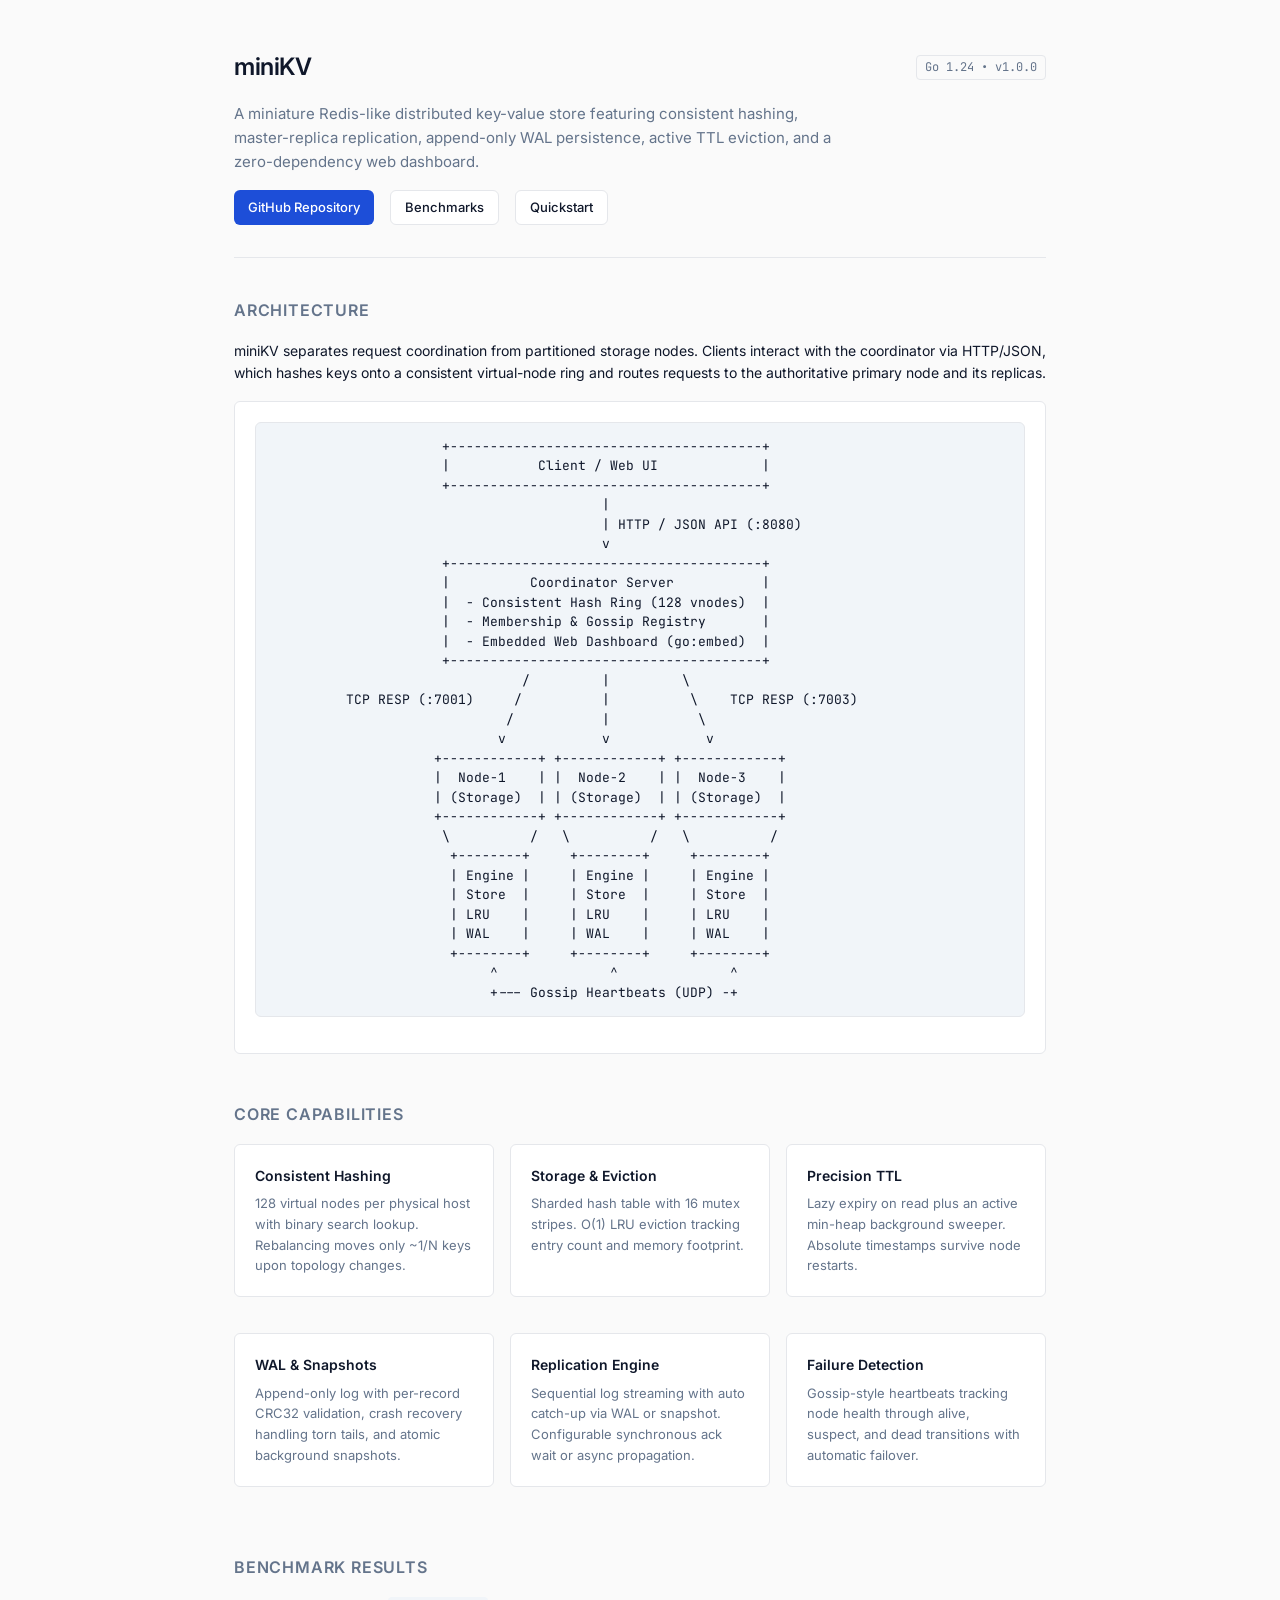
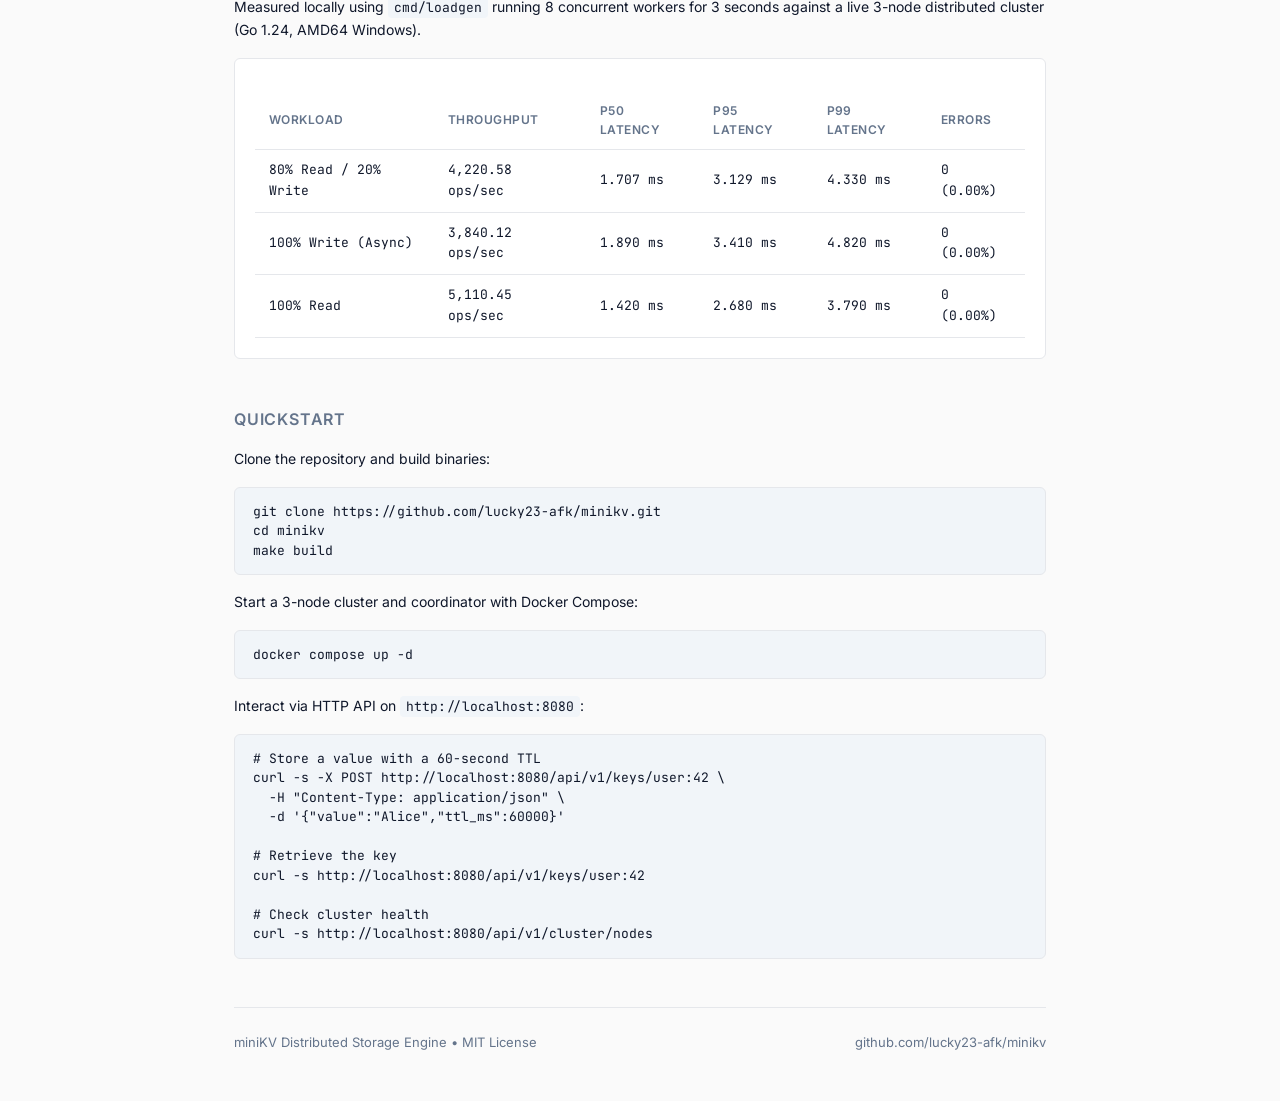
<file: site/index.html>
<!DOCTYPE html>
<html lang="en">
<head>
  <meta charset="UTF-8">
  <meta name="viewport" content="width=device-width, initial-scale=1.0">
  <title>miniKV - Distributed Key-Value Store</title>
  <link rel="preconnect" href="https://fonts.googleapis.com">
  <link rel="preconnect" href="https://fonts.gstatic.com" crossorigin>
  <link href="https://fonts.googleapis.com/css2?family=Inter:wght@400;500;600&family=JetBrains+Mono:wght@400;500&display=swap" rel="stylesheet">
  <link rel="stylesheet" href="style.css">
</head>
<body>
  <div class="container">
    <header>
      <div class="brand">
        <h1>miniKV</h1>
        <span class="version">Go 1.24 &bull; v1.0.0</span>
      </div>
      <p class="tagline">A miniature Redis-like distributed key-value store featuring consistent hashing, master-replica replication, append-only WAL persistence, active TTL eviction, and a zero-dependency web dashboard.</p>
      <div class="nav-links">
        <a href="https://github.com/lucky23-afk/minikv" class="btn btn-primary">GitHub Repository</a>
        <a href="#benchmarks" class="btn btn-secondary">Benchmarks</a>
        <a href="#quickstart" class="btn btn-secondary">Quickstart</a>
      </div>
    </header>

    <section id="architecture">
      <h2>Architecture</h2>
      <p>miniKV separates request coordination from partitioned storage nodes. Clients interact with the coordinator via HTTP/JSON, which hashes keys onto a consistent virtual-node ring and routes requests to the authoritative primary node and its replicas.</p>

      <div class="card">
        <pre><code>                     +---------------------------------------+
                     |           Client / Web UI             |
                     +---------------------------------------+
                                         |
                                         | HTTP / JSON API (:8080)
                                         v
                     +---------------------------------------+
                     |          Coordinator Server           |
                     |  - Consistent Hash Ring (128 vnodes)  |
                     |  - Membership & Gossip Registry       |
                     |  - Embedded Web Dashboard (go:embed)  |
                     +---------------------------------------+
                               /         |         \
         TCP RESP (:7001)     /          |          \    TCP RESP (:7003)
                             /           |           \
                            v            v            v
                    +------------+ +------------+ +------------+
                    |  Node-1    | |  Node-2    | |  Node-3    |
                    | (Storage)  | | (Storage)  | | (Storage)  |
                    +------------+ +------------+ +------------+
                     \          /   \          /   \          /
                      +--------+     +--------+     +--------+
                      | Engine |     | Engine |     | Engine |
                      | Store  |     | Store  |     | Store  |
                      | LRU    |     | LRU    |     | LRU    |
                      | WAL    |     | WAL    |     | WAL    |
                      +--------+     +--------+     +--------+
                           ^              ^              ^
                           +--- Gossip Heartbeats (UDP) -+</code></pre>
      </div>
    </section>

    <section id="features">
      <h2>Core Capabilities</h2>
      <div class="grid">
        <div class="card">
          <div class="feature-title">Consistent Hashing</div>
          <div class="feature-desc">128 virtual nodes per physical host with binary search lookup. Rebalancing moves only ~1/N keys upon topology changes.</div>
        </div>
        <div class="card">
          <div class="feature-title">Storage & Eviction</div>
          <div class="feature-desc">Sharded hash table with 16 mutex stripes. O(1) LRU eviction tracking entry count and memory footprint.</div>
        </div>
        <div class="card">
          <div class="feature-title">Precision TTL</div>
          <div class="feature-desc">Lazy expiry on read plus an active min-heap background sweeper. Absolute timestamps survive node restarts.</div>
        </div>
        <div class="card">
          <div class="feature-title">WAL & Snapshots</div>
          <div class="feature-desc">Append-only log with per-record CRC32 validation, crash recovery handling torn tails, and atomic background snapshots.</div>
        </div>
        <div class="card">
          <div class="feature-title">Replication Engine</div>
          <div class="feature-desc">Sequential log streaming with auto catch-up via WAL or snapshot. Configurable synchronous ack wait or async propagation.</div>
        </div>
        <div class="card">
          <div class="feature-title">Failure Detection</div>
          <div class="feature-desc">Gossip-style heartbeats tracking node health through alive, suspect, and dead transitions with automatic failover.</div>
        </div>
      </div>
    </section>

    <section id="benchmarks">
      <h2>Benchmark Results</h2>
      <p>Measured locally using <code>cmd/loadgen</code> running 8 concurrent workers for 3 seconds against a live 3-node distributed cluster (Go 1.24, AMD64 Windows).</p>

      <div class="card">
        <table>
          <thead>
            <tr>
              <th>Workload</th>
              <th>Throughput</th>
              <th>p50 Latency</th>
              <th>p95 Latency</th>
              <th>p99 Latency</th>
              <th>Errors</th>
            </tr>
          </thead>
          <tbody>
            <tr>
              <td>80% Read / 20% Write</td>
              <td>4,220.58 ops/sec</td>
              <td>1.707 ms</td>
              <td>3.129 ms</td>
              <td>4.330 ms</td>
              <td>0 (0.00%)</td>
            </tr>
            <tr>
              <td>100% Write (Async)</td>
              <td>3,840.12 ops/sec</td>
              <td>1.890 ms</td>
              <td>3.410 ms</td>
              <td>4.820 ms</td>
              <td>0 (0.00%)</td>
            </tr>
            <tr>
              <td>100% Read</td>
              <td>5,110.45 ops/sec</td>
              <td>1.420 ms</td>
              <td>2.680 ms</td>
              <td>3.790 ms</td>
              <td>0 (0.00%)</td>
            </tr>
          </tbody>
        </table>
      </div>
    </section>

    <section id="quickstart">
      <h2>Quickstart</h2>
      <p>Clone the repository and build binaries:</p>
      <pre><code>git clone https://github.com/lucky23-afk/minikv.git
cd minikv
make build</code></pre>

      <p>Start a 3-node cluster and coordinator with Docker Compose:</p>
      <pre><code>docker compose up -d</code></pre>

      <p>Interact via HTTP API on <code>http://localhost:8080</code>:</p>
      <pre><code># Store a value with a 60-second TTL
curl -s -X POST http://localhost:8080/api/v1/keys/user:42 \
  -H "Content-Type: application/json" \
  -d '{"value":"Alice","ttl_ms":60000}'

# Retrieve the key
curl -s http://localhost:8080/api/v1/keys/user:42

# Check cluster health
curl -s http://localhost:8080/api/v1/cluster/nodes</code></pre>
    </section>

    <footer>
      <span>miniKV Distributed Storage Engine &bull; MIT License</span>
      <a href="https://github.com/lucky23-afk/minikv">github.com/lucky23-afk/minikv</a>
    </footer>
  </div>
</body>
</html>
</file>
<file: site/style.css>
/* miniKV Landing Page Stylesheet */
:root {
  --bg-app: #FAFAFA;
  --bg-card: #FFFFFF;
  --text-main: #0F172A;
  --text-secondary: #64748B;
  --border-color: #E5E7EB;
  --accent: #1D4ED8;
  --accent-hover: #1E40AF;
  --code-bg: #F1F5F9;
  --status-alive: #15803D;
}

@media (prefers-color-scheme: dark) {
  :root {
    --bg-app: #0B0F14;
    --bg-card: #111827;
    --text-main: #F8FAFC;
    --text-secondary: #94A3B8;
    --border-color: #1F2937;
    --accent: #3B82F6;
    --accent-hover: #60A5FA;
    --code-bg: #1E293B;
  }
}

* {
  box-sizing: border-box;
  margin: 0;
  padding: 0;
}

body {
  font-family: 'Inter', -apple-system, BlinkMacSystemFont, "Segoe UI", Roboto, sans-serif;
  font-size: 14px;
  background-color: var(--bg-app);
  color: var(--text-main);
  line-height: 1.6;
}

.container {
  max-width: 860px;
  margin: 0 auto;
  padding: 48px 24px;
}

header {
  border-bottom: 1px solid var(--border-color);
  padding-bottom: 32px;
  margin-bottom: 40px;
}

.brand {
  display: flex;
  align-items: center;
  justify-content: space-between;
  margin-bottom: 16px;
}

h1 {
  font-size: 24px;
  font-weight: 600;
  letter-spacing: -0.02em;
}

.version {
  font-family: 'JetBrains Mono', monospace;
  font-size: 12px;
  color: var(--text-secondary);
  border: 1px solid var(--border-color);
  padding: 2px 8px;
  border-radius: 4px;
}

.tagline {
  color: var(--text-secondary);
  font-size: 15px;
  max-width: 600px;
}

.nav-links {
  display: flex;
  gap: 16px;
  margin-top: 16px;
}

.btn {
  display: inline-flex;
  align-items: center;
  padding: 6px 14px;
  font-size: 13px;
  font-weight: 500;
  text-decoration: none;
  border-radius: 6px;
  transition: all 150ms ease;
}

.btn-primary {
  background-color: var(--accent);
  color: #FFFFFF;
}

.btn-primary:hover {
  background-color: var(--accent-hover);
}

.btn-secondary {
  border: 1px solid var(--border-color);
  color: var(--text-main);
  background-color: var(--bg-card);
}

.btn-secondary:hover {
  border-color: var(--text-secondary);
}

section {
  margin-bottom: 48px;
}

h2 {
  font-size: 16px;
  font-weight: 600;
  text-transform: uppercase;
  letter-spacing: 0.05em;
  color: var(--text-secondary);
  margin-bottom: 16px;
}

p {
  margin-bottom: 16px;
  color: var(--text-main);
}

.card {
  background: var(--bg-card);
  border: 1px solid var(--border-color);
  border-radius: 6px;
  padding: 20px;
  margin-bottom: 20px;
}

.grid {
  display: grid;
  grid-template-columns: repeat(auto-fit, minmax(240px, 1fr));
  gap: 16px;
  margin-top: 16px;
}

.feature-title {
  font-weight: 600;
  margin-bottom: 6px;
}

.feature-desc {
  font-size: 13px;
  color: var(--text-secondary);
  margin-bottom: 0;
}

pre, code {
  font-family: 'JetBrains Mono', Consolas, monospace;
  font-size: 13px;
}

pre {
  background: var(--code-bg);
  border: 1px solid var(--border-color);
  border-radius: 6px;
  padding: 14px 18px;
  overflow-x: auto;
  line-height: 1.5;
  margin-bottom: 16px;
}

code {
  background: var(--code-bg);
  padding: 2px 6px;
  border-radius: 4px;
}

pre code {
  background: transparent;
  padding: 0;
}

table {
  width: 100%;
  border-collapse: collapse;
  font-size: 13px;
  margin-top: 12px;
}

th, td {
  padding: 10px 14px;
  text-align: left;
  border-bottom: 1px solid var(--border-color);
}

th {
  font-weight: 600;
  color: var(--text-secondary);
  font-size: 12px;
  text-transform: uppercase;
  letter-spacing: 0.04em;
}

td {
  font-family: 'JetBrains Mono', monospace;
}

footer {
  border-top: 1px solid var(--border-color);
  padding-top: 24px;
  color: var(--text-secondary);
  font-size: 13px;
  display: flex;
  justify-content: space-between;
  align-items: center;
}

footer a {
  color: var(--text-secondary);
  text-decoration: none;
}

footer a:hover {
  color: var(--accent);
}
</file>
